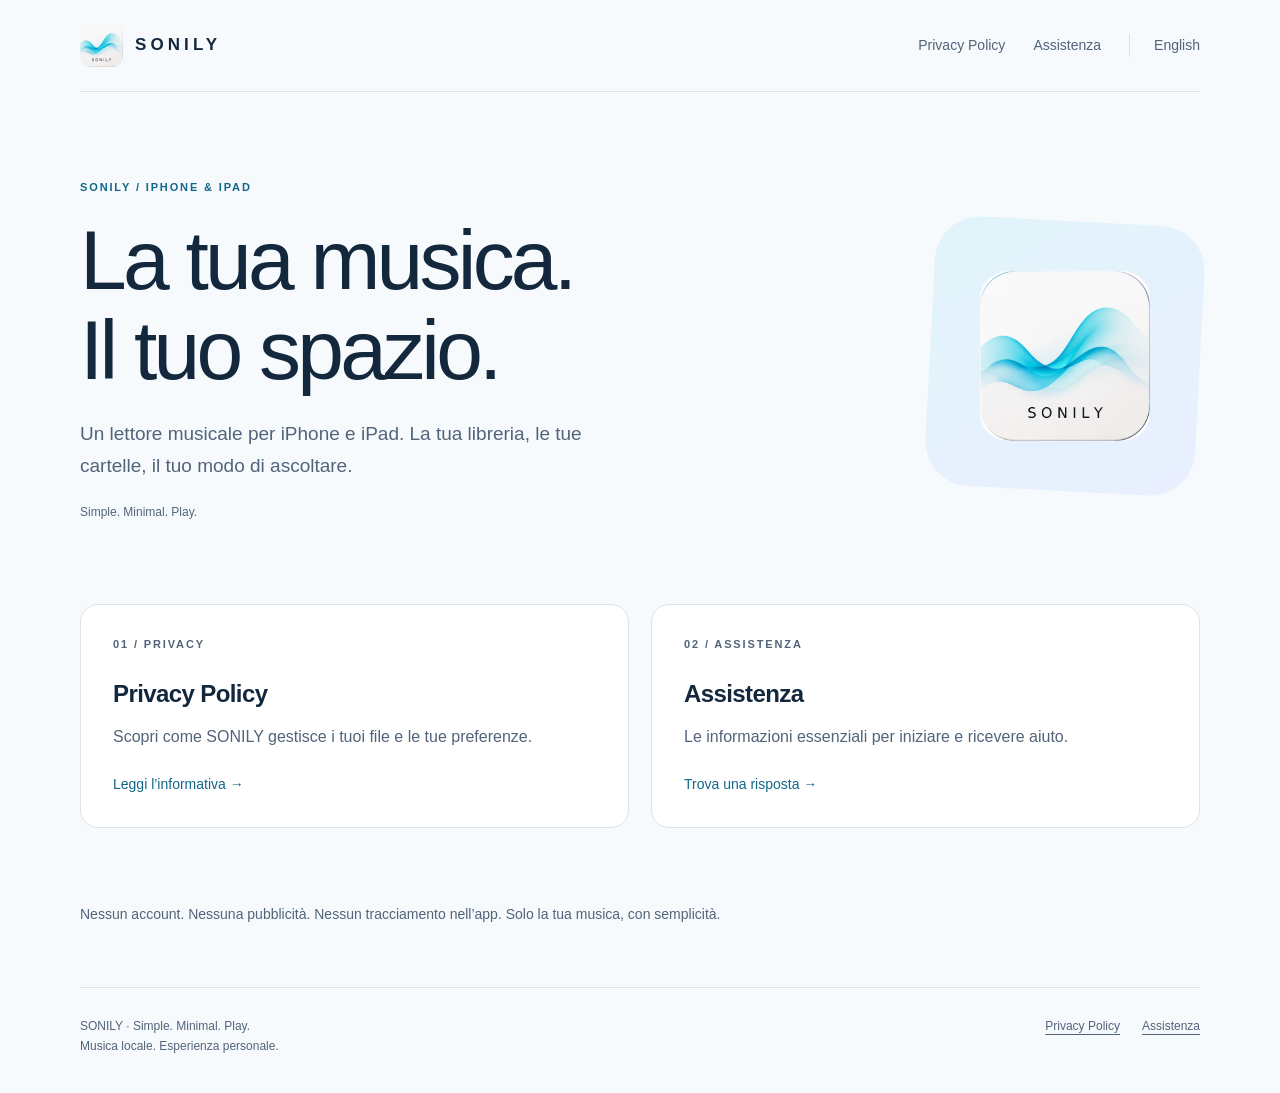
<file: index.html>
<!doctype html>
<html lang="it"><head><meta charset="utf-8"><meta name="viewport" content="width=device-width,initial-scale=1"><meta name="color-scheme" content="light"><meta name="description" content="Privacy e Assistenza — SONILY. Simple. Minimal. Play."><meta name="referrer" content="no-referrer"><title>Privacy e Assistenza · SONILY</title><link rel="icon" href="assets/sonily-icon.png"><link rel="stylesheet" href="assets/style.css"></head><body><a class="skip" href="#main">Vai al contenuto</a><div class="wrap"><header class="site-header"><a class="brand" href="it/index.html" aria-label="SONILY — Inizio"><img src="assets/sonily-icon.png" width="43" height="43" alt=""><span class="wordmark">SONILY</span></a><nav class="site-nav" aria-label="Navigazione principale"><a href="it/privacy.html">Privacy Policy</a><a href="it/support.html">Assistenza</a><a class="language" href="en/index.html" lang="en" hreflang="en">English</a></nav></header><main id="main"><section class="home-hero"><div><p class="eyebrow">SONILY / iPhone &amp; iPad</p><h1>La tua musica.<br>Il tuo spazio.</h1><p class="lead">Un lettore musicale per iPhone e iPad. La tua libreria, le tue cartelle, il tuo modo di ascoltare.</p><p class="meta">Simple. Minimal. Play.</p></div><div class="icon-stage"><img src="assets/sonily-icon.png" width="170" height="170" alt="Icona SONILY con onde azzurre"></div></section><div class="portal"><a href="it/privacy.html"><p class="eyebrow">01 / Privacy</p><h2>Privacy Policy</h2><p>Scopri come SONILY gestisce i tuoi file e le tue preferenze.</p><span>Leggi l’informativa →</span></a><a href="it/support.html"><p class="eyebrow">02 / Assistenza</p><h2>Assistenza</h2><p>Le informazioni essenziali per iniziare e ricevere aiuto.</p><span>Trova una risposta →</span></a></div><p class="home-note">Nessun account. Nessuna pubblicità. Nessun tracciamento nell’app. Solo la tua musica, con semplicità.</p></main><footer class="site-footer"><p>SONILY · Simple. Minimal. Play.<br>Musica locale. Esperienza personale.</p><nav class="footer-links" aria-label="Link utili"><a href="it/privacy.html">Privacy Policy</a><a href="it/support.html">Assistenza</a></nav></footer></div></body></html>
</file>
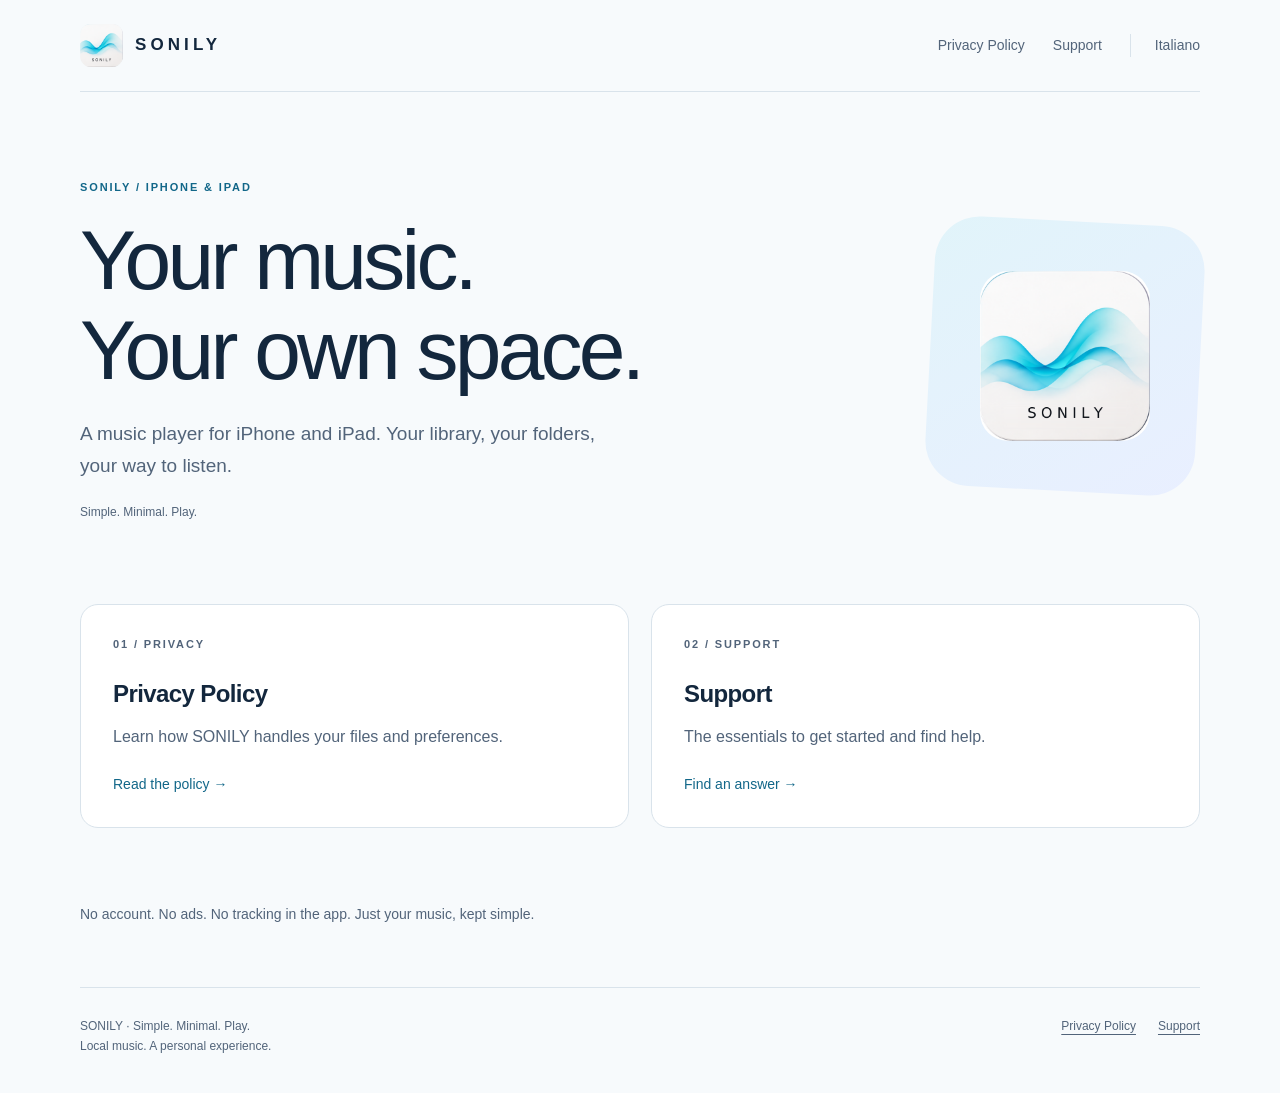
<file: en/index.html>
<!doctype html>
<html lang="en"><head><meta charset="utf-8"><meta name="viewport" content="width=device-width,initial-scale=1"><meta name="color-scheme" content="light"><meta name="description" content="Privacy and Support — SONILY. Simple. Minimal. Play."><meta name="referrer" content="no-referrer"><title>Privacy and Support · SONILY</title><link rel="icon" href="../assets/sonily-icon.png"><link rel="stylesheet" href="../assets/style.css"></head><body><a class="skip" href="#main">Skip to content</a><div class="wrap"><header class="site-header"><a class="brand" href="index.html" aria-label="SONILY — Home"><img src="../assets/sonily-icon.png" width="43" height="43" alt=""><span class="wordmark">SONILY</span></a><nav class="site-nav" aria-label="Main navigation"><a href="privacy.html">Privacy Policy</a><a href="support.html">Support</a><a class="language" href="../it/index.html" lang="it" hreflang="it">Italiano</a></nav></header><main id="main"><section class="home-hero"><div><p class="eyebrow">SONILY / iPhone &amp; iPad</p><h1>Your music.<br>Your own space.</h1><p class="lead">A music player for iPhone and iPad. Your library, your folders, your way to listen.</p><p class="meta">Simple. Minimal. Play.</p></div><div class="icon-stage"><img src="../assets/sonily-icon.png" width="170" height="170" alt="SONILY icon with blue waves"></div></section><div class="portal"><a href="privacy.html"><p class="eyebrow">01 / Privacy</p><h2>Privacy Policy</h2><p>Learn how SONILY handles your files and preferences.</p><span>Read the policy →</span></a><a href="support.html"><p class="eyebrow">02 / Support</p><h2>Support</h2><p>The essentials to get started and find help.</p><span>Find an answer →</span></a></div><p class="home-note">No account. No ads. No tracking in the app. Just your music, kept simple.</p></main><footer class="site-footer"><p>SONILY · Simple. Minimal. Play.<br>Local music. A personal experience.</p><nav class="footer-links" aria-label="Useful links"><a href="privacy.html">Privacy Policy</a><a href="support.html">Support</a></nav></footer></div></body></html>
</file>
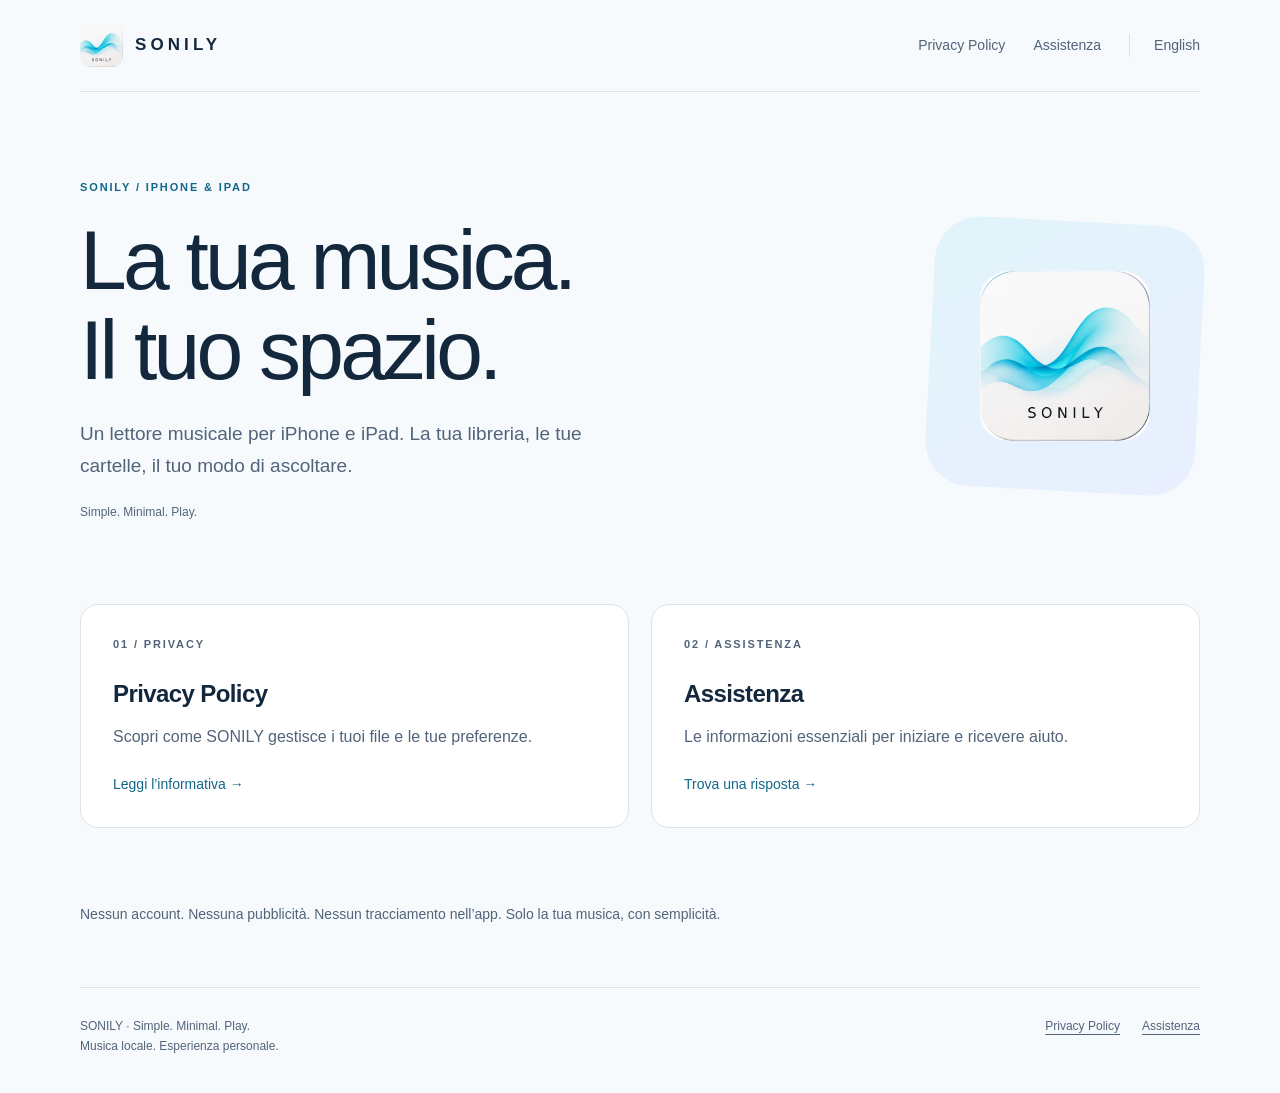
<file: it/index.html>
<!doctype html>
<html lang="it"><head><meta charset="utf-8"><meta name="viewport" content="width=device-width,initial-scale=1"><meta name="color-scheme" content="light"><meta name="description" content="Privacy e Assistenza — SONILY. Simple. Minimal. Play."><meta name="referrer" content="no-referrer"><title>Privacy e Assistenza · SONILY</title><link rel="icon" href="../assets/sonily-icon.png"><link rel="stylesheet" href="../assets/style.css"></head><body><a class="skip" href="#main">Vai al contenuto</a><div class="wrap"><header class="site-header"><a class="brand" href="index.html" aria-label="SONILY — Inizio"><img src="../assets/sonily-icon.png" width="43" height="43" alt=""><span class="wordmark">SONILY</span></a><nav class="site-nav" aria-label="Navigazione principale"><a href="privacy.html">Privacy Policy</a><a href="support.html">Assistenza</a><a class="language" href="../en/index.html" lang="en" hreflang="en">English</a></nav></header><main id="main"><section class="home-hero"><div><p class="eyebrow">SONILY / iPhone &amp; iPad</p><h1>La tua musica.<br>Il tuo spazio.</h1><p class="lead">Un lettore musicale per iPhone e iPad. La tua libreria, le tue cartelle, il tuo modo di ascoltare.</p><p class="meta">Simple. Minimal. Play.</p></div><div class="icon-stage"><img src="../assets/sonily-icon.png" width="170" height="170" alt="Icona SONILY con onde azzurre"></div></section><div class="portal"><a href="privacy.html"><p class="eyebrow">01 / Privacy</p><h2>Privacy Policy</h2><p>Scopri come SONILY gestisce i tuoi file e le tue preferenze.</p><span>Leggi l’informativa →</span></a><a href="support.html"><p class="eyebrow">02 / Assistenza</p><h2>Assistenza</h2><p>Le informazioni essenziali per iniziare e ricevere aiuto.</p><span>Trova una risposta →</span></a></div><p class="home-note">Nessun account. Nessuna pubblicità. Nessun tracciamento nell’app. Solo la tua musica, con semplicità.</p></main><footer class="site-footer"><p>SONILY · Simple. Minimal. Play.<br>Musica locale. Esperienza personale.</p><nav class="footer-links" aria-label="Link utili"><a href="privacy.html">Privacy Policy</a><a href="support.html">Assistenza</a></nav></footer></div></body></html>
</file>
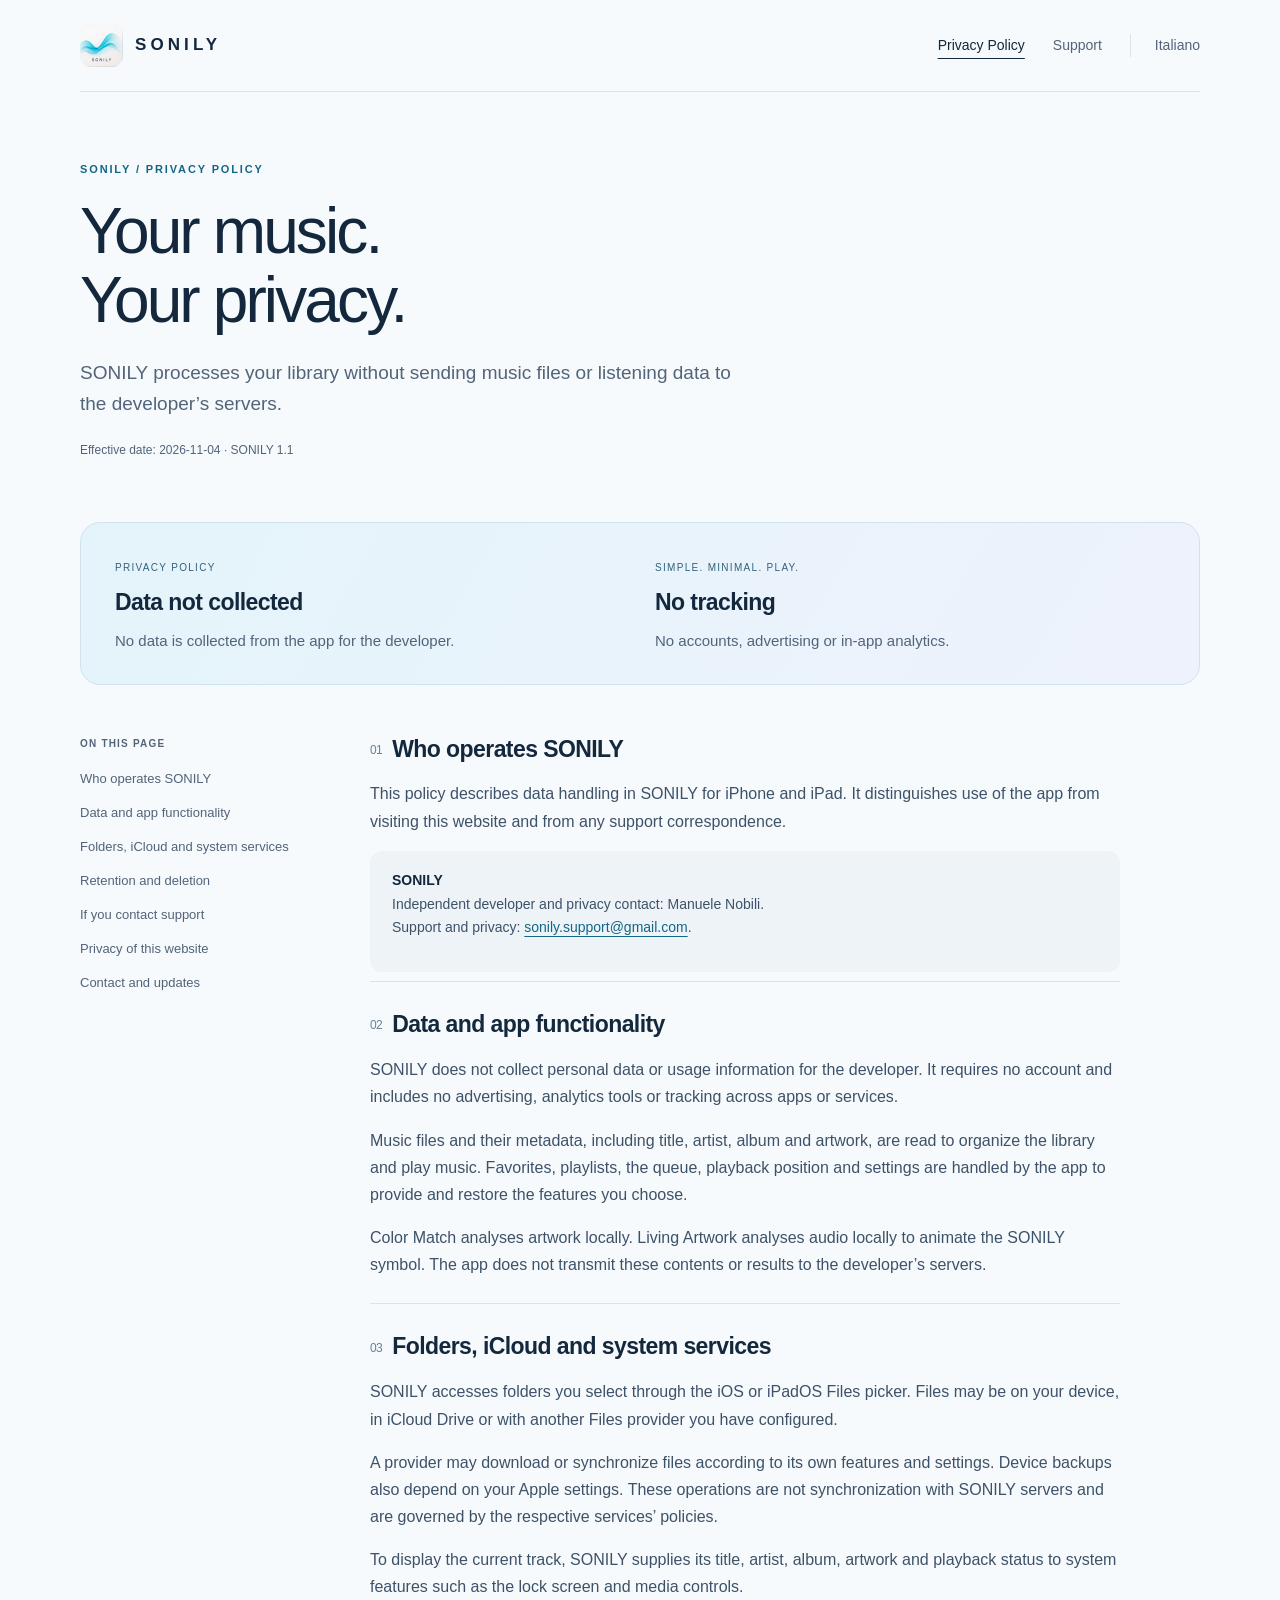
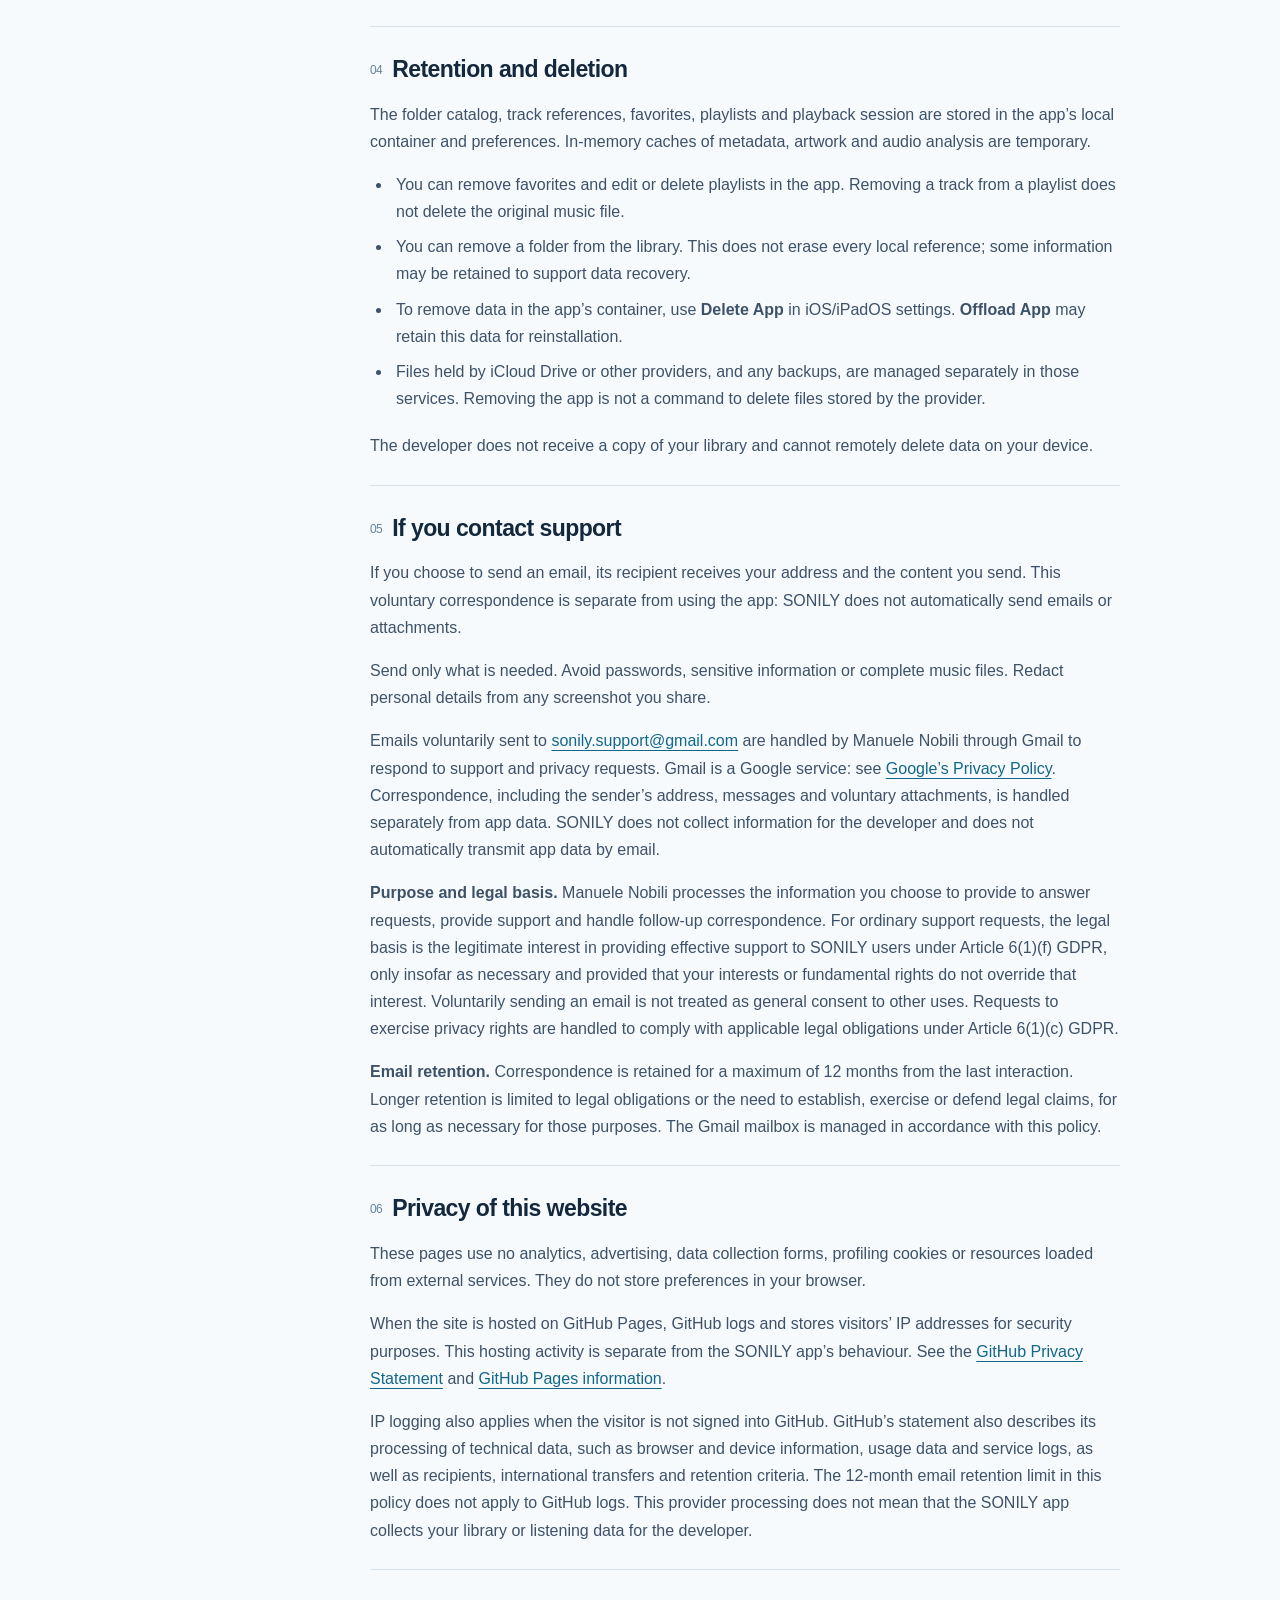
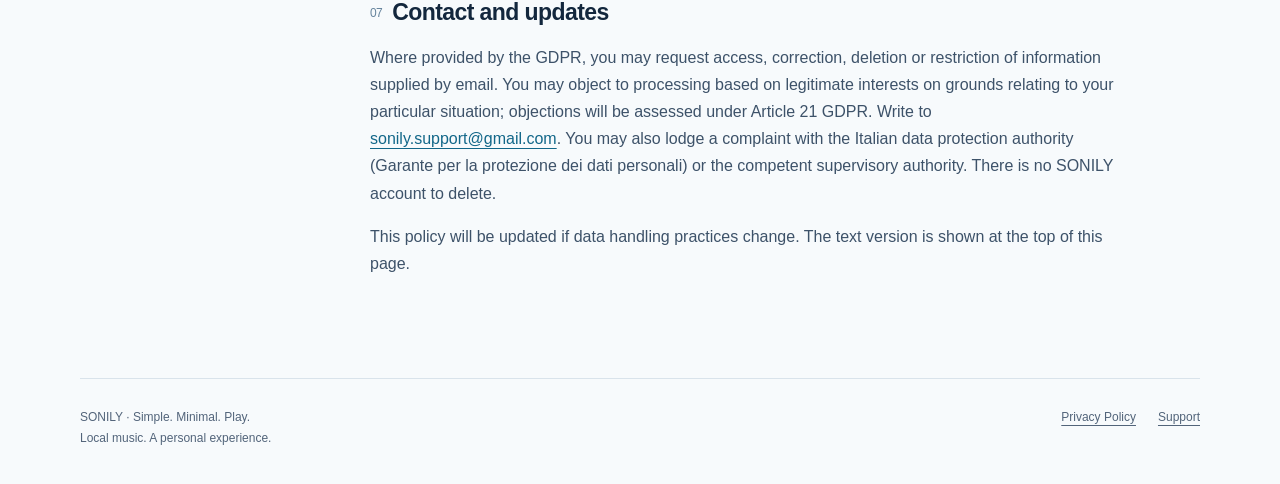
<file: en/privacy.html>
<!doctype html>
<html lang="en"><head><meta charset="utf-8"><meta name="viewport" content="width=device-width,initial-scale=1"><meta name="color-scheme" content="light"><meta name="description" content="Privacy Policy — SONILY. Simple. Minimal. Play."><meta name="referrer" content="no-referrer"><title>Privacy Policy · SONILY</title><link rel="icon" href="../assets/sonily-icon.png"><link rel="stylesheet" href="../assets/style.css"></head><body><a class="skip" href="#main">Skip to content</a><div class="wrap"><header class="site-header"><a class="brand" href="index.html" aria-label="SONILY — Home"><img src="../assets/sonily-icon.png" width="43" height="43" alt=""><span class="wordmark">SONILY</span></a><nav class="site-nav" aria-label="Main navigation"><a href="privacy.html" aria-current="page">Privacy Policy</a><a href="support.html">Support</a><a class="language" href="../it/privacy.html" lang="it" hreflang="it">Italiano</a></nav></header><main id="main"><div class="hero"><p class="eyebrow">SONILY / Privacy Policy</p><h1>Your music.<br>Your privacy.</h1><p class="lead">SONILY processes your library without sending music files or listening data to the developer’s servers.</p><p class="meta">Effective date: 2026-11-04 · SONILY 1.1</p></div><div class="summary"><div><p class="label">Privacy Policy</p><strong>Data not collected</strong><p>No data is collected from the app for the developer.</p></div><div><p class="label">Simple. Minimal. Play.</p><strong>No tracking</strong><p>No accounts, advertising or in-app analytics.</p></div></div><div class="document"><nav class="contents" aria-label="On this page"><p>On this page</p><a href="#scope">Who operates SONILY</a><a href="#app">Data and app functionality</a><a href="#files">Folders, iCloud and system services</a><a href="#retention">Retention and deletion</a><a href="#contact">If you contact support</a><a href="#website">Privacy of this website</a><a href="#updates">Contact and updates</a></nav><article class="article" aria-label="Privacy Policy"><section id="scope"><h2><span class="number">01</span>Who operates SONILY</h2><p>This policy describes data handling in SONILY for iPhone and iPad. It distinguishes use of the app from visiting this website and from any support correspondence.</p><div class="note"><strong>SONILY</strong><p>Independent developer and privacy contact: Manuele Nobili.<br>Support and privacy: <a href="mailto:sonily.support@gmail.com">sonily.support@gmail.com</a>.</p></div></section><section id="app"><h2><span class="number">02</span>Data and app functionality</h2><p>SONILY does not collect personal data or usage information for the developer. It requires no account and includes no advertising, analytics tools or tracking across apps or services.</p><p>Music files and their metadata, including title, artist, album and artwork, are read to organize the library and play music. Favorites, playlists, the queue, playback position and settings are handled by the app to provide and restore the features you choose.</p><p>Color Match analyses artwork locally. Living Artwork analyses audio locally to animate the SONILY symbol. The app does not transmit these contents or results to the developer’s servers.</p></section><section id="files"><h2><span class="number">03</span>Folders, iCloud and system services</h2><p>SONILY accesses folders you select through the iOS or iPadOS Files picker. Files may be on your device, in iCloud Drive or with another Files provider you have configured.</p><p>A provider may download or synchronize files according to its own features and settings. Device backups also depend on your Apple settings. These operations are not synchronization with SONILY servers and are governed by the respective services’ policies.</p><p>To display the current track, SONILY supplies its title, artist, album, artwork and playback status to system features such as the lock screen and media controls.</p></section><section id="retention"><h2><span class="number">04</span>Retention and deletion</h2><p>The folder catalog, track references, favorites, playlists and playback session are stored in the app’s local container and preferences. In-memory caches of metadata, artwork and audio analysis are temporary.</p><ul><li>You can remove favorites and edit or delete playlists in the app. Removing a track from a playlist does not delete the original music file.</li><li>You can remove a folder from the library. This does not erase every local reference; some information may be retained to support data recovery.</li><li>To remove data in the app’s container, use <strong>Delete App</strong> in iOS/iPadOS settings. <strong>Offload App</strong> may retain this data for reinstallation.</li><li>Files held by iCloud Drive or other providers, and any backups, are managed separately in those services. Removing the app is not a command to delete files stored by the provider.</li></ul><p>The developer does not receive a copy of your library and cannot remotely delete data on your device.</p></section><section id="contact"><h2><span class="number">05</span>If you contact support</h2><p>If you choose to send an email, its recipient receives your address and the content you send. This voluntary correspondence is separate from using the app: SONILY does not automatically send emails or attachments.</p><p>Send only what is needed. Avoid passwords, sensitive information or complete music files. Redact personal details from any screenshot you share.</p><p>Emails voluntarily sent to <a href="mailto:sonily.support@gmail.com">sonily.support@gmail.com</a> are handled by Manuele Nobili through Gmail to respond to support and privacy requests. Gmail is a Google service: see <a href="https://policies.google.com/privacy?hl=en">Google’s Privacy Policy</a>. Correspondence, including the sender’s address, messages and voluntary attachments, is handled separately from app data. SONILY does not collect information for the developer and does not automatically transmit app data by email.</p><p><strong>Purpose and legal basis.</strong> Manuele Nobili processes the information you choose to provide to answer requests, provide support and handle follow-up correspondence. For ordinary support requests, the legal basis is the legitimate interest in providing effective support to SONILY users under Article 6(1)(f) GDPR, only insofar as necessary and provided that your interests or fundamental rights do not override that interest. Voluntarily sending an email is not treated as general consent to other uses. Requests to exercise privacy rights are handled to comply with applicable legal obligations under Article 6(1)(c) GDPR.</p><p><strong>Email retention.</strong> Correspondence is retained for a maximum of 12 months from the last interaction. Longer retention is limited to legal obligations or the need to establish, exercise or defend legal claims, for as long as necessary for those purposes. The Gmail mailbox is managed in accordance with this policy.</p></section><section id="website"><h2><span class="number">06</span>Privacy of this website</h2><p>These pages use no analytics, advertising, data collection forms, profiling cookies or resources loaded from external services. They do not store preferences in your browser.</p><p>When the site is hosted on GitHub Pages, GitHub logs and stores visitors’ IP addresses for security purposes. This hosting activity is separate from the SONILY app’s behaviour. See the <a href="https://docs.github.com/en/site-policy/privacy-policies/github-general-privacy-statement">GitHub Privacy Statement</a> and <a href="https://docs.github.com/en/pages/getting-started-with-github-pages/what-is-github-pages">GitHub Pages information</a>.</p><p>IP logging also applies when the visitor is not signed into GitHub. GitHub’s statement also describes its processing of technical data, such as browser and device information, usage data and service logs, as well as recipients, international transfers and retention criteria. The 12-month email retention limit in this policy does not apply to GitHub logs. This provider processing does not mean that the SONILY app collects your library or listening data for the developer.</p></section><section id="updates"><h2><span class="number">07</span>Contact and updates</h2><p>Where provided by the GDPR, you may request access, correction, deletion or restriction of information supplied by email. You may object to processing based on legitimate interests on grounds relating to your particular situation; objections will be assessed under Article 21 GDPR. Write to <a href="mailto:sonily.support@gmail.com">sonily.support@gmail.com</a>. You may also lodge a complaint with the Italian data protection authority (Garante per la protezione dei dati personali) or the competent supervisory authority. There is no SONILY account to delete.</p><p>This policy will be updated if data handling practices change. The text version is shown at the top of this page.</p></section></article></div></main><footer class="site-footer"><p>SONILY · Simple. Minimal. Play.<br>Local music. A personal experience.</p><nav class="footer-links" aria-label="Useful links"><a href="privacy.html">Privacy Policy</a><a href="support.html">Support</a></nav></footer></div></body></html>
</file>
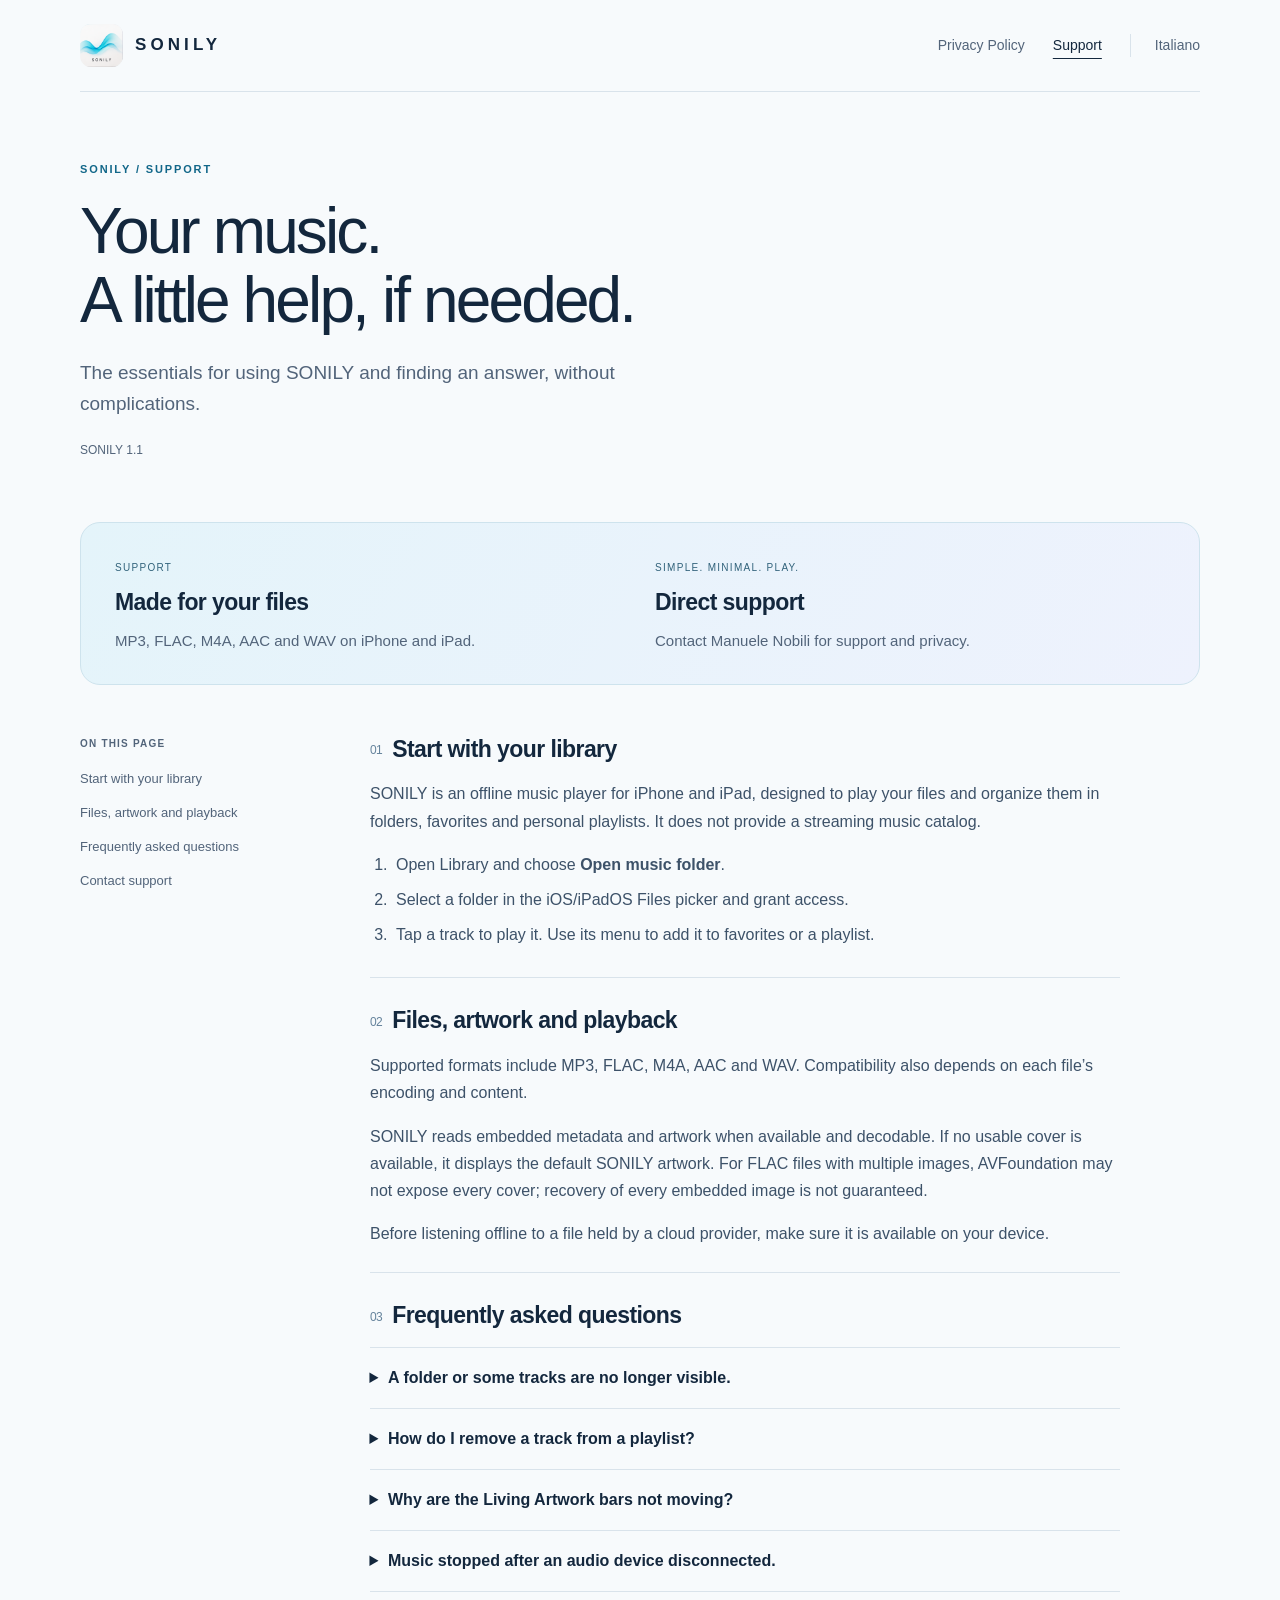
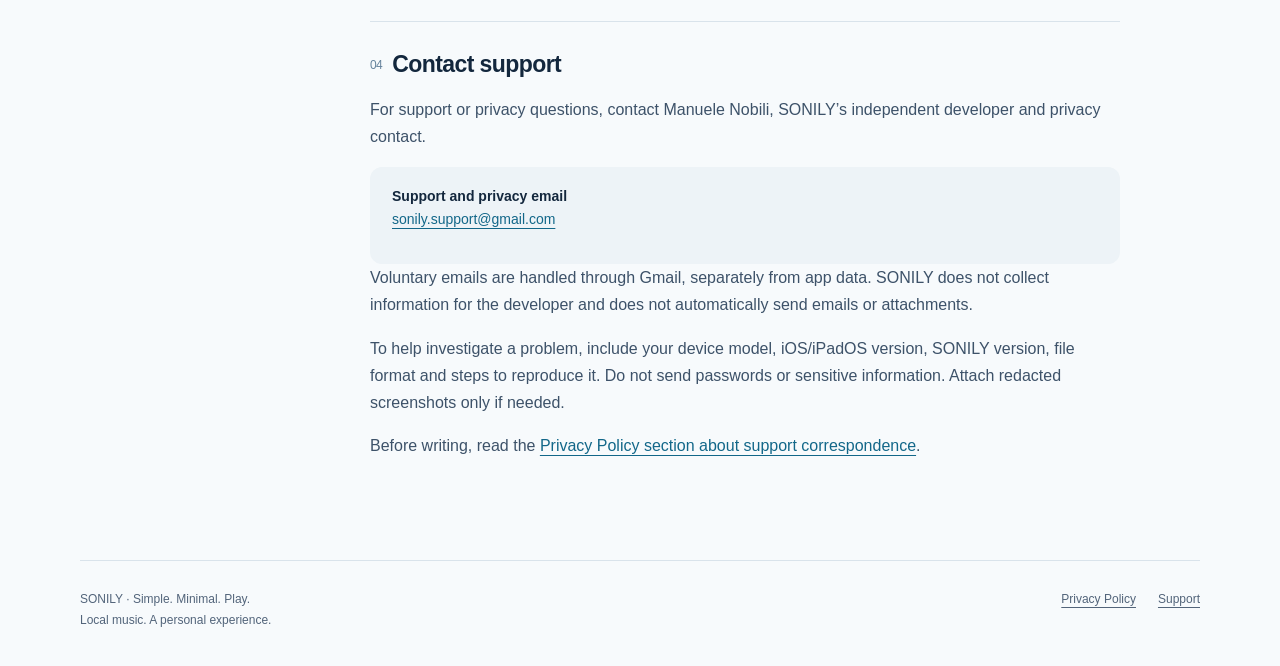
<file: en/support.html>
<!doctype html>
<html lang="en"><head><meta charset="utf-8"><meta name="viewport" content="width=device-width,initial-scale=1"><meta name="color-scheme" content="light"><meta name="description" content="Support — SONILY. Simple. Minimal. Play."><meta name="referrer" content="no-referrer"><title>Support · SONILY</title><link rel="icon" href="../assets/sonily-icon.png"><link rel="stylesheet" href="../assets/style.css"></head><body><a class="skip" href="#main">Skip to content</a><div class="wrap"><header class="site-header"><a class="brand" href="index.html" aria-label="SONILY — Home"><img src="../assets/sonily-icon.png" width="43" height="43" alt=""><span class="wordmark">SONILY</span></a><nav class="site-nav" aria-label="Main navigation"><a href="privacy.html">Privacy Policy</a><a href="support.html" aria-current="page">Support</a><a class="language" href="../it/support.html" lang="it" hreflang="it">Italiano</a></nav></header><main id="main"><div class="hero"><p class="eyebrow">SONILY / Support</p><h1>Your music.<br>A little help, if needed.</h1><p class="lead">The essentials for using SONILY and finding an answer, without complications.</p><p class="meta">SONILY 1.1</p></div><div class="summary"><div><p class="label">Support</p><strong>Made for your files</strong><p>MP3, FLAC, M4A, AAC and WAV on iPhone and iPad.</p></div><div><p class="label">Simple. Minimal. Play.</p><strong>Direct support</strong><p>Contact Manuele Nobili for support and privacy.</p></div></div><div class="document"><nav class="contents" aria-label="On this page"><p>On this page</p><a href="#start">Start with your library</a><a href="#formats">Files, artwork and playback</a><a href="#questions">Frequently asked questions</a><a href="#write">Contact support</a></nav><article class="article" aria-label="Support"><section id="start"><h2><span class="number">01</span>Start with your library</h2><p>SONILY is an offline music player for iPhone and iPad, designed to play your files and organize them in folders, favorites and personal playlists. It does not provide a streaming music catalog.</p><ol><li>Open Library and choose <strong>Open music folder</strong>.</li><li>Select a folder in the iOS/iPadOS Files picker and grant access.</li><li>Tap a track to play it. Use its menu to add it to favorites or a playlist.</li></ol></section><section id="formats"><h2><span class="number">02</span>Files, artwork and playback</h2><p>Supported formats include MP3, FLAC, M4A, AAC and WAV. Compatibility also depends on each file’s encoding and content.</p><p>SONILY reads embedded metadata and artwork when available and decodable. If no usable cover is available, it displays the default SONILY artwork. For FLAC files with multiple images, AVFoundation may not expose every cover; recovery of every embedded image is not guaranteed.</p><p>Before listening offline to a file held by a cloud provider, make sure it is available on your device.</p></section><section id="questions"><h2><span class="number">03</span>Frequently asked questions</h2><details><summary>A folder or some tracks are no longer visible.</summary><p>Check in Files that the folder is still available and the tracks are downloaded. If the folder moved or access is no longer valid, select it again in SONILY. Avoid deleting the app as a first troubleshooting step: you would lose local data not recovered from a backup.</p></details><details><summary>How do I remove a track from a playlist?</summary><p>Open the playlist and swipe sideways on the track row. This removes it from the playlist, not the original file or its favorites status.</p></details><details><summary>Why are the Living Artwork bars not moving?</summary><p>Living Artwork applies to the default SONILY artwork when a track has no usable cover. Check the switch in Appearance and make sure playback is active. Embedded covers are not converted into animated bars.</p></details><details><summary>Music stopped after an audio device disconnected.</summary><p>Disconnecting an audio output may pause playback. Check the selected audio output and resume manually with Play.</p></details></section><section id="write"><h2><span class="number">04</span>Contact support</h2><p>For support or privacy questions, contact Manuele Nobili, SONILY’s independent developer and privacy contact.</p><div class="note"><strong>Support and privacy email</strong><p><a href="mailto:sonily.support@gmail.com">sonily.support@gmail.com</a></p></div><p>Voluntary emails are handled through Gmail, separately from app data. SONILY does not collect information for the developer and does not automatically send emails or attachments.</p><p>To help investigate a problem, include your device model, iOS/iPadOS version, SONILY version, file format and steps to reproduce it. Do not send passwords or sensitive information. Attach redacted screenshots only if needed.</p><p>Before writing, read the <a href="privacy.html#contact">Privacy Policy section about support correspondence</a>.</p></section></article></div></main><footer class="site-footer"><p>SONILY · Simple. Minimal. Play.<br>Local music. A personal experience.</p><nav class="footer-links" aria-label="Useful links"><a href="privacy.html">Privacy Policy</a><a href="support.html">Support</a></nav></footer></div></body></html>
</file>
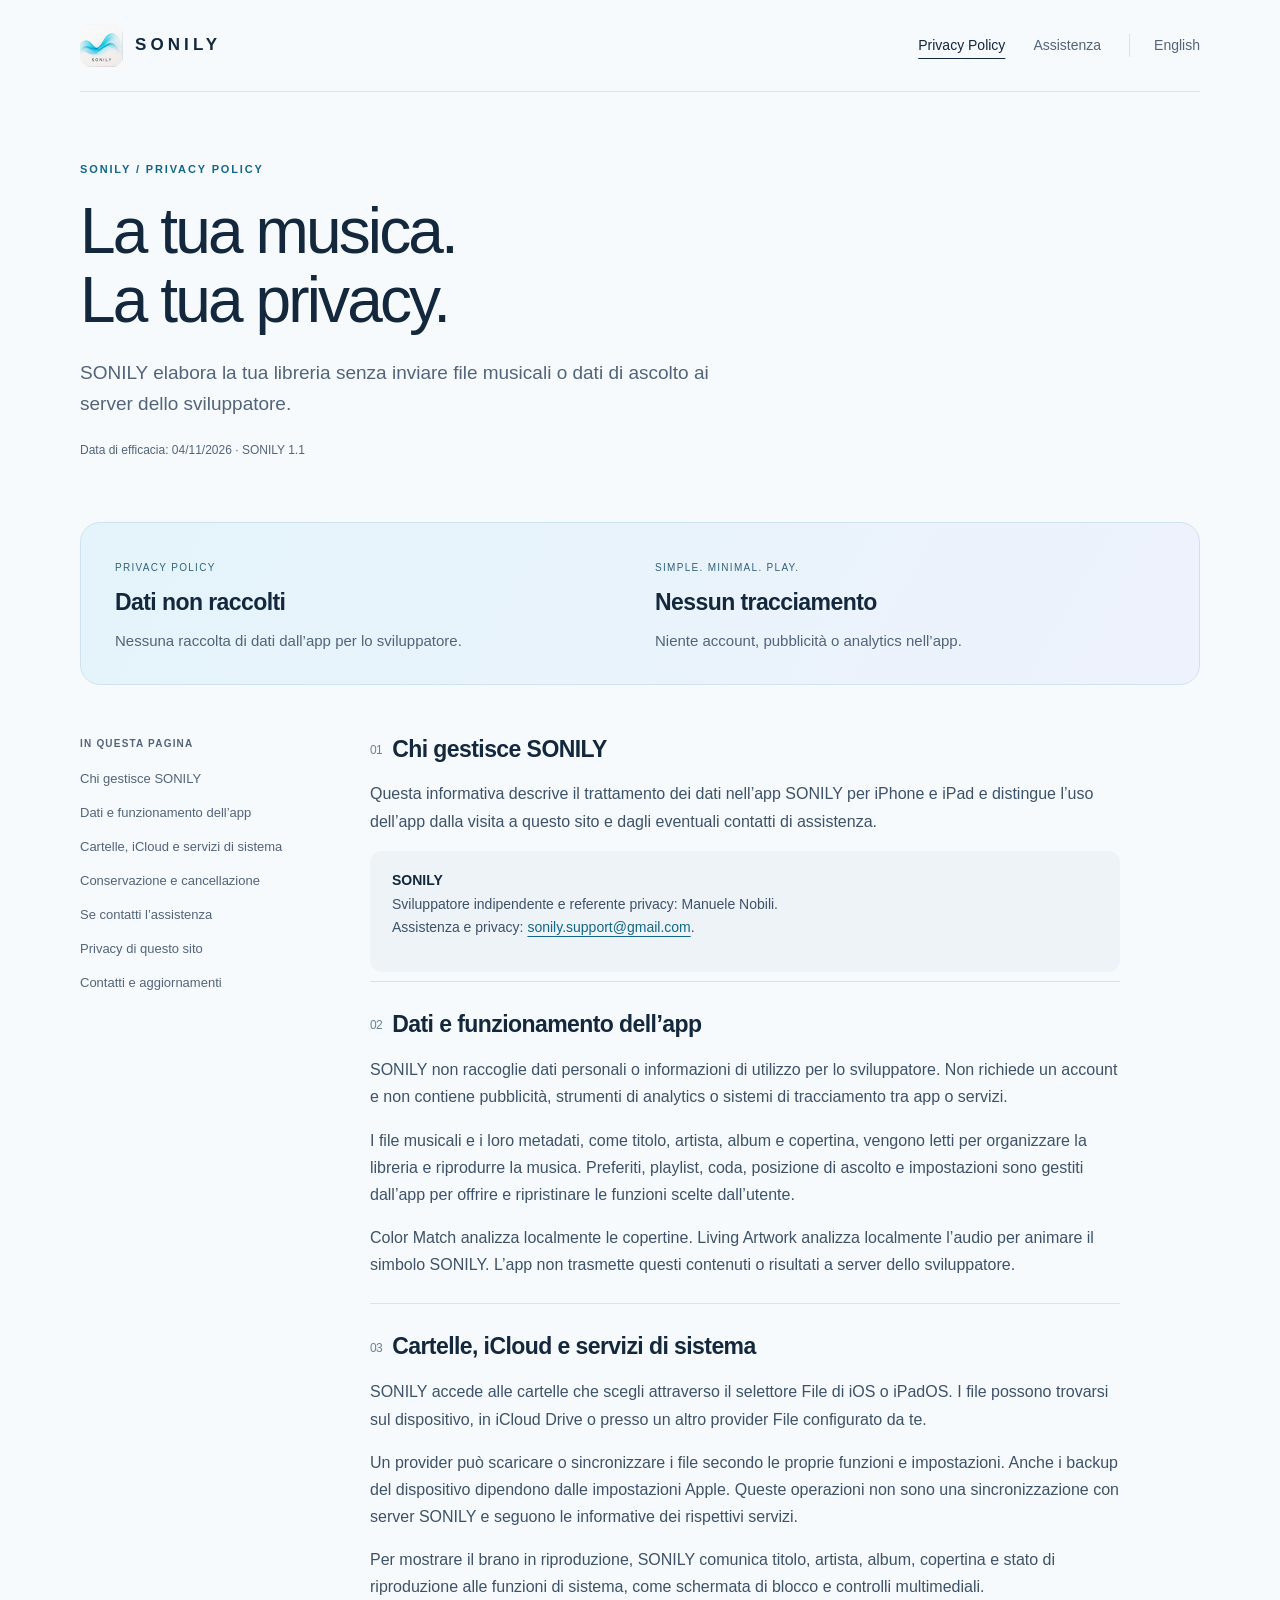
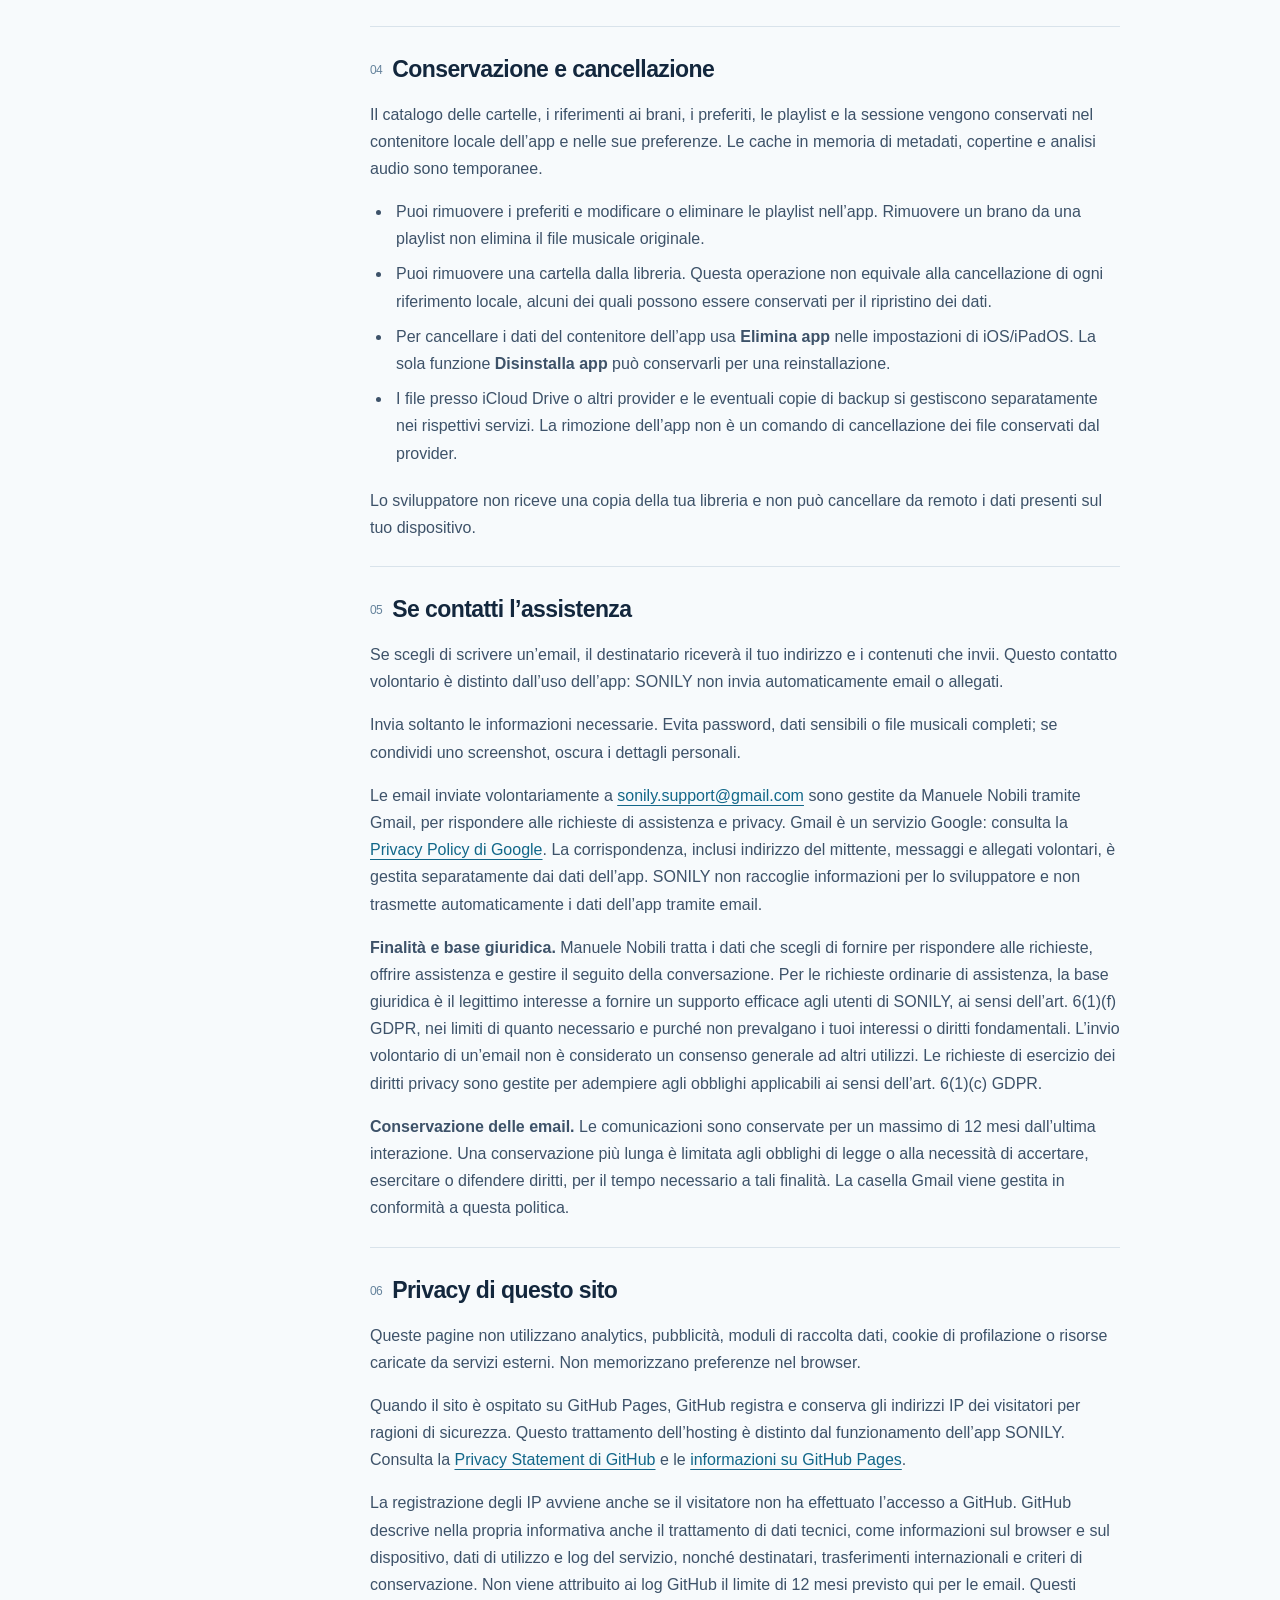
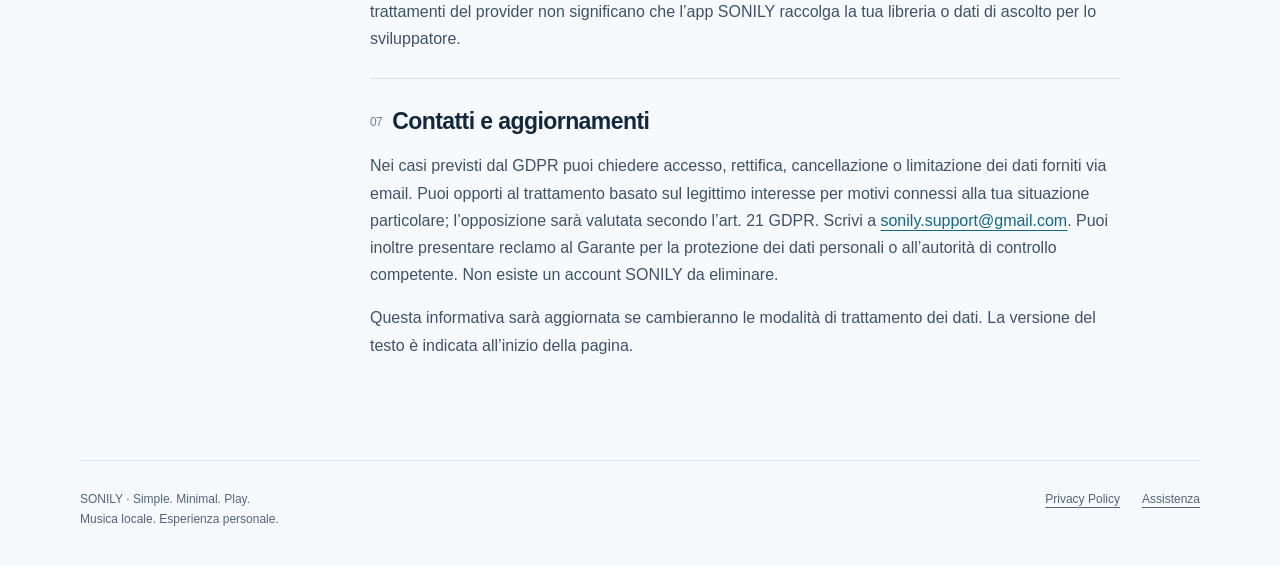
<file: it/privacy.html>
<!doctype html>
<html lang="it"><head><meta charset="utf-8"><meta name="viewport" content="width=device-width,initial-scale=1"><meta name="color-scheme" content="light"><meta name="description" content="Privacy Policy — SONILY. Simple. Minimal. Play."><meta name="referrer" content="no-referrer"><title>Privacy Policy · SONILY</title><link rel="icon" href="../assets/sonily-icon.png"><link rel="stylesheet" href="../assets/style.css"></head><body><a class="skip" href="#main">Vai al contenuto</a><div class="wrap"><header class="site-header"><a class="brand" href="index.html" aria-label="SONILY — Inizio"><img src="../assets/sonily-icon.png" width="43" height="43" alt=""><span class="wordmark">SONILY</span></a><nav class="site-nav" aria-label="Navigazione principale"><a href="privacy.html" aria-current="page">Privacy Policy</a><a href="support.html">Assistenza</a><a class="language" href="../en/privacy.html" lang="en" hreflang="en">English</a></nav></header><main id="main"><div class="hero"><p class="eyebrow">SONILY / Privacy Policy</p><h1>La tua musica.<br>La tua privacy.</h1><p class="lead">SONILY elabora la tua libreria senza inviare file musicali o dati di ascolto ai server dello sviluppatore.</p><p class="meta">Data di efficacia: 04/11/2026 · SONILY 1.1</p></div><div class="summary"><div><p class="label">Privacy Policy</p><strong>Dati non raccolti</strong><p>Nessuna raccolta di dati dall’app per lo sviluppatore.</p></div><div><p class="label">Simple. Minimal. Play.</p><strong>Nessun tracciamento</strong><p>Niente account, pubblicità o analytics nell’app.</p></div></div><div class="document"><nav class="contents" aria-label="In questa pagina"><p>In questa pagina</p><a href="#ambito">Chi gestisce SONILY</a><a href="#app">Dati e funzionamento dell’app</a><a href="#file">Cartelle, iCloud e servizi di sistema</a><a href="#conservazione">Conservazione e cancellazione</a><a href="#contatti">Se contatti l’assistenza</a><a href="#sito">Privacy di questo sito</a><a href="#aggiornamenti">Contatti e aggiornamenti</a></nav><article class="article" aria-label="Privacy Policy"><section id="ambito"><h2><span class="number">01</span>Chi gestisce SONILY</h2><p>Questa informativa descrive il trattamento dei dati nell’app SONILY per iPhone e iPad e distingue l’uso dell’app dalla visita a questo sito e dagli eventuali contatti di assistenza.</p><div class="note"><strong>SONILY</strong><p>Sviluppatore indipendente e referente privacy: Manuele Nobili.<br>Assistenza e privacy: <a href="mailto:sonily.support@gmail.com">sonily.support@gmail.com</a>.</p></div></section><section id="app"><h2><span class="number">02</span>Dati e funzionamento dell’app</h2><p>SONILY non raccoglie dati personali o informazioni di utilizzo per lo sviluppatore. Non richiede un account e non contiene pubblicità, strumenti di analytics o sistemi di tracciamento tra app o servizi.</p><p>I file musicali e i loro metadati, come titolo, artista, album e copertina, vengono letti per organizzare la libreria e riprodurre la musica. Preferiti, playlist, coda, posizione di ascolto e impostazioni sono gestiti dall’app per offrire e ripristinare le funzioni scelte dall’utente.</p><p>Color Match analizza localmente le copertine. Living Artwork analizza localmente l’audio per animare il simbolo SONILY. L’app non trasmette questi contenuti o risultati a server dello sviluppatore.</p></section><section id="file"><h2><span class="number">03</span>Cartelle, iCloud e servizi di sistema</h2><p>SONILY accede alle cartelle che scegli attraverso il selettore File di iOS o iPadOS. I file possono trovarsi sul dispositivo, in iCloud Drive o presso un altro provider File configurato da te.</p><p>Un provider può scaricare o sincronizzare i file secondo le proprie funzioni e impostazioni. Anche i backup del dispositivo dipendono dalle impostazioni Apple. Queste operazioni non sono una sincronizzazione con server SONILY e seguono le informative dei rispettivi servizi.</p><p>Per mostrare il brano in riproduzione, SONILY comunica titolo, artista, album, copertina e stato di riproduzione alle funzioni di sistema, come schermata di blocco e controlli multimediali.</p></section><section id="conservazione"><h2><span class="number">04</span>Conservazione e cancellazione</h2><p>Il catalogo delle cartelle, i riferimenti ai brani, i preferiti, le playlist e la sessione vengono conservati nel contenitore locale dell’app e nelle sue preferenze. Le cache in memoria di metadati, copertine e analisi audio sono temporanee.</p><ul><li>Puoi rimuovere i preferiti e modificare o eliminare le playlist nell’app. Rimuovere un brano da una playlist non elimina il file musicale originale.</li><li>Puoi rimuovere una cartella dalla libreria. Questa operazione non equivale alla cancellazione di ogni riferimento locale, alcuni dei quali possono essere conservati per il ripristino dei dati.</li><li>Per cancellare i dati del contenitore dell’app usa <strong>Elimina app</strong> nelle impostazioni di iOS/iPadOS. La sola funzione <strong>Disinstalla app</strong> può conservarli per una reinstallazione.</li><li>I file presso iCloud Drive o altri provider e le eventuali copie di backup si gestiscono separatamente nei rispettivi servizi. La rimozione dell’app non è un comando di cancellazione dei file conservati dal provider.</li></ul><p>Lo sviluppatore non riceve una copia della tua libreria e non può cancellare da remoto i dati presenti sul tuo dispositivo.</p></section><section id="contatti"><h2><span class="number">05</span>Se contatti l’assistenza</h2><p>Se scegli di scrivere un’email, il destinatario riceverà il tuo indirizzo e i contenuti che invii. Questo contatto volontario è distinto dall’uso dell’app: SONILY non invia automaticamente email o allegati.</p><p>Invia soltanto le informazioni necessarie. Evita password, dati sensibili o file musicali completi; se condividi uno screenshot, oscura i dettagli personali.</p><p>Le email inviate volontariamente a <a href="mailto:sonily.support@gmail.com">sonily.support@gmail.com</a> sono gestite da Manuele Nobili tramite Gmail, per rispondere alle richieste di assistenza e privacy. Gmail è un servizio Google: consulta la <a href="https://policies.google.com/privacy?hl=it">Privacy Policy di Google</a>. La corrispondenza, inclusi indirizzo del mittente, messaggi e allegati volontari, è gestita separatamente dai dati dell’app. SONILY non raccoglie informazioni per lo sviluppatore e non trasmette automaticamente i dati dell’app tramite email.</p><p><strong>Finalità e base giuridica.</strong> Manuele Nobili tratta i dati che scegli di fornire per rispondere alle richieste, offrire assistenza e gestire il seguito della conversazione. Per le richieste ordinarie di assistenza, la base giuridica è il legittimo interesse a fornire un supporto efficace agli utenti di SONILY, ai sensi dell’art. 6(1)(f) GDPR, nei limiti di quanto necessario e purché non prevalgano i tuoi interessi o diritti fondamentali. L’invio volontario di un’email non è considerato un consenso generale ad altri utilizzi. Le richieste di esercizio dei diritti privacy sono gestite per adempiere agli obblighi applicabili ai sensi dell’art. 6(1)(c) GDPR.</p><p><strong>Conservazione delle email.</strong> Le comunicazioni sono conservate per un massimo di 12 mesi dall’ultima interazione. Una conservazione più lunga è limitata agli obblighi di legge o alla necessità di accertare, esercitare o difendere diritti, per il tempo necessario a tali finalità. La casella Gmail viene gestita in conformità a questa politica.</p></section><section id="sito"><h2><span class="number">06</span>Privacy di questo sito</h2><p>Queste pagine non utilizzano analytics, pubblicità, moduli di raccolta dati, cookie di profilazione o risorse caricate da servizi esterni. Non memorizzano preferenze nel browser.</p><p>Quando il sito è ospitato su GitHub Pages, GitHub registra e conserva gli indirizzi IP dei visitatori per ragioni di sicurezza. Questo trattamento dell’hosting è distinto dal funzionamento dell’app SONILY. Consulta la <a href="https://docs.github.com/en/site-policy/privacy-policies/github-general-privacy-statement">Privacy Statement di GitHub</a> e le <a href="https://docs.github.com/en/pages/getting-started-with-github-pages/what-is-github-pages">informazioni su GitHub Pages</a>.</p><p>La registrazione degli IP avviene anche se il visitatore non ha effettuato l’accesso a GitHub. GitHub descrive nella propria informativa anche il trattamento di dati tecnici, come informazioni sul browser e sul dispositivo, dati di utilizzo e log del servizio, nonché destinatari, trasferimenti internazionali e criteri di conservazione. Non viene attribuito ai log GitHub il limite di 12 mesi previsto qui per le email. Questi trattamenti del provider non significano che l’app SONILY raccolga la tua libreria o dati di ascolto per lo sviluppatore.</p></section><section id="aggiornamenti"><h2><span class="number">07</span>Contatti e aggiornamenti</h2><p>Nei casi previsti dal GDPR puoi chiedere accesso, rettifica, cancellazione o limitazione dei dati forniti via email. Puoi opporti al trattamento basato sul legittimo interesse per motivi connessi alla tua situazione particolare; l’opposizione sarà valutata secondo l’art. 21 GDPR. Scrivi a <a href="mailto:sonily.support@gmail.com">sonily.support@gmail.com</a>. Puoi inoltre presentare reclamo al Garante per la protezione dei dati personali o all’autorità di controllo competente. Non esiste un account SONILY da eliminare.</p><p>Questa informativa sarà aggiornata se cambieranno le modalità di trattamento dei dati. La versione del testo è indicata all’inizio della pagina.</p></section></article></div></main><footer class="site-footer"><p>SONILY · Simple. Minimal. Play.<br>Musica locale. Esperienza personale.</p><nav class="footer-links" aria-label="Link utili"><a href="privacy.html">Privacy Policy</a><a href="support.html">Assistenza</a></nav></footer></div></body></html>
</file>
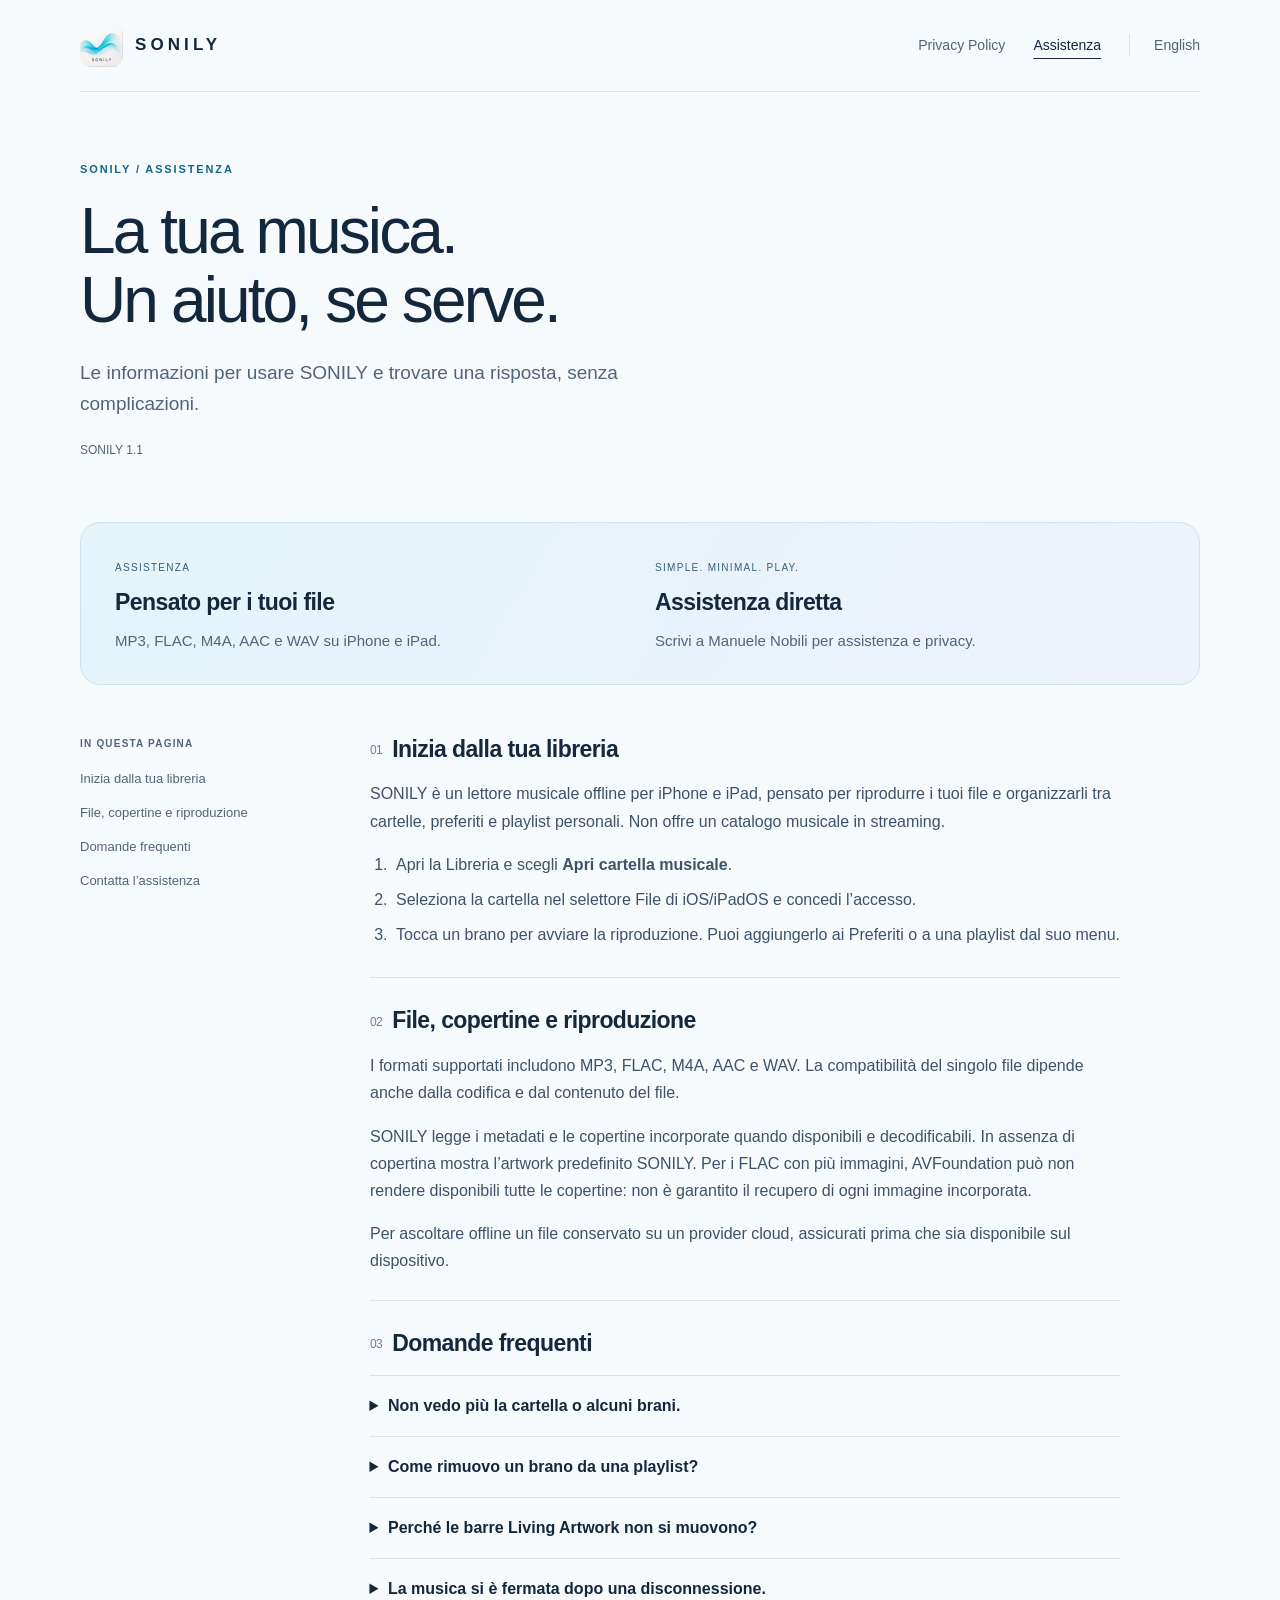
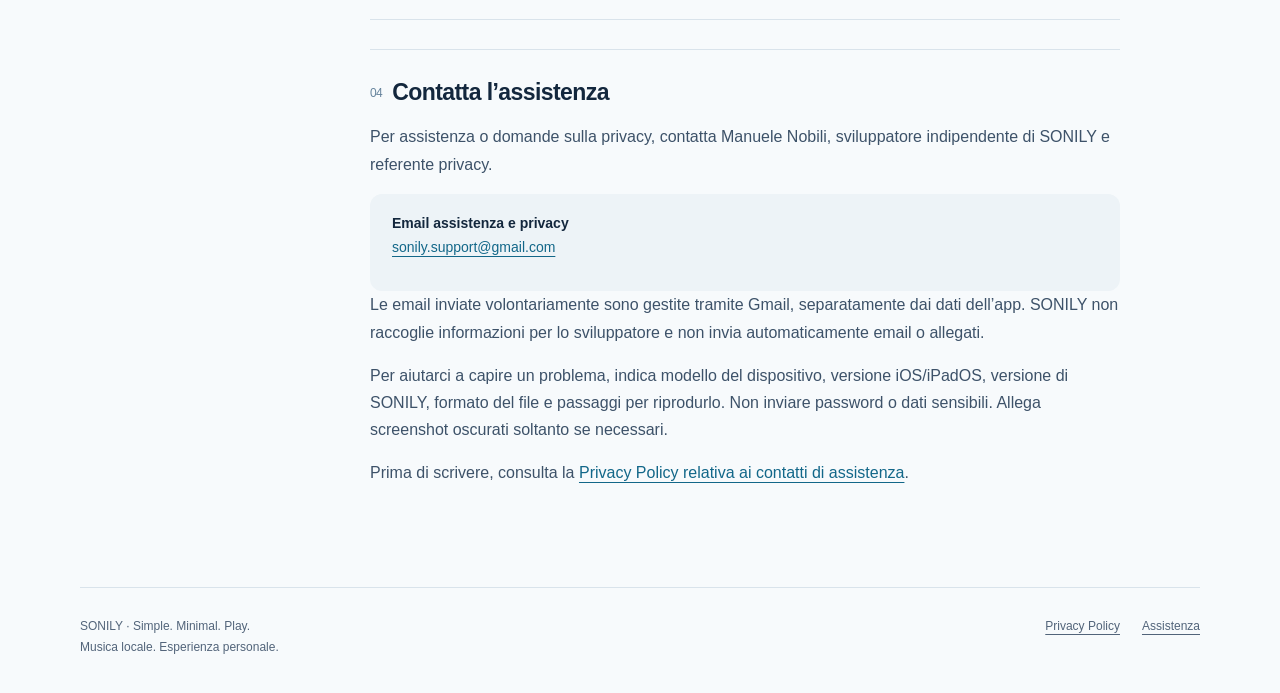
<file: it/support.html>
<!doctype html>
<html lang="it"><head><meta charset="utf-8"><meta name="viewport" content="width=device-width,initial-scale=1"><meta name="color-scheme" content="light"><meta name="description" content="Assistenza — SONILY. Simple. Minimal. Play."><meta name="referrer" content="no-referrer"><title>Assistenza · SONILY</title><link rel="icon" href="../assets/sonily-icon.png"><link rel="stylesheet" href="../assets/style.css"></head><body><a class="skip" href="#main">Vai al contenuto</a><div class="wrap"><header class="site-header"><a class="brand" href="index.html" aria-label="SONILY — Inizio"><img src="../assets/sonily-icon.png" width="43" height="43" alt=""><span class="wordmark">SONILY</span></a><nav class="site-nav" aria-label="Navigazione principale"><a href="privacy.html">Privacy Policy</a><a href="support.html" aria-current="page">Assistenza</a><a class="language" href="../en/support.html" lang="en" hreflang="en">English</a></nav></header><main id="main"><div class="hero"><p class="eyebrow">SONILY / Assistenza</p><h1>La tua musica.<br>Un aiuto, se serve.</h1><p class="lead">Le informazioni per usare SONILY e trovare una risposta, senza complicazioni.</p><p class="meta">SONILY 1.1</p></div><div class="summary"><div><p class="label">Assistenza</p><strong>Pensato per i tuoi file</strong><p>MP3, FLAC, M4A, AAC e WAV su iPhone e iPad.</p></div><div><p class="label">Simple. Minimal. Play.</p><strong>Assistenza diretta</strong><p>Scrivi a Manuele Nobili per assistenza e privacy.</p></div></div><div class="document"><nav class="contents" aria-label="In questa pagina"><p>In questa pagina</p><a href="#iniziare">Inizia dalla tua libreria</a><a href="#formati">File, copertine e riproduzione</a><a href="#domande">Domande frequenti</a><a href="#scrivi">Contatta l’assistenza</a></nav><article class="article" aria-label="Assistenza"><section id="iniziare"><h2><span class="number">01</span>Inizia dalla tua libreria</h2><p>SONILY è un lettore musicale offline per iPhone e iPad, pensato per riprodurre i tuoi file e organizzarli tra cartelle, preferiti e playlist personali. Non offre un catalogo musicale in streaming.</p><ol><li>Apri la Libreria e scegli <strong>Apri cartella musicale</strong>.</li><li>Seleziona la cartella nel selettore File di iOS/iPadOS e concedi l’accesso.</li><li>Tocca un brano per avviare la riproduzione. Puoi aggiungerlo ai Preferiti o a una playlist dal suo menu.</li></ol></section><section id="formati"><h2><span class="number">02</span>File, copertine e riproduzione</h2><p>I formati supportati includono MP3, FLAC, M4A, AAC e WAV. La compatibilità del singolo file dipende anche dalla codifica e dal contenuto del file.</p><p>SONILY legge i metadati e le copertine incorporate quando disponibili e decodificabili. In assenza di copertina mostra l’artwork predefinito SONILY. Per i FLAC con più immagini, AVFoundation può non rendere disponibili tutte le copertine: non è garantito il recupero di ogni immagine incorporata.</p><p>Per ascoltare offline un file conservato su un provider cloud, assicurati prima che sia disponibile sul dispositivo.</p></section><section id="domande"><h2><span class="number">03</span>Domande frequenti</h2><details><summary>Non vedo più la cartella o alcuni brani.</summary><p>Controlla nell’app File che la cartella sia ancora disponibile e che i brani siano scaricati. Se la cartella è stata spostata o l’accesso non è più valido, selezionala nuovamente in SONILY. Evita di eliminare l’app come primo tentativo: perderesti i dati locali non recuperati da un backup.</p></details><details><summary>Come rimuovo un brano da una playlist?</summary><p>Apri la playlist e usa lo scorrimento laterale sulla riga del brano. La rimozione riguarda la playlist, non il file originale o il suo stato nei Preferiti.</p></details><details><summary>Perché le barre Living Artwork non si muovono?</summary><p>Living Artwork riguarda l’artwork predefinito SONILY quando il brano non ha una copertina utilizzabile. Verifica l’interruttore in Aspetto e che il brano sia in riproduzione. Le copertine incorporate non vengono trasformate in barre animate.</p></details><details><summary>La musica si è fermata dopo una disconnessione.</summary><p>La disconnessione di un’uscita audio può mettere in pausa la riproduzione. Controlla l’uscita audio e riprendi manualmente con Play.</p></details></section><section id="scrivi"><h2><span class="number">04</span>Contatta l’assistenza</h2><p>Per assistenza o domande sulla privacy, contatta Manuele Nobili, sviluppatore indipendente di SONILY e referente privacy.</p><div class="note"><strong>Email assistenza e privacy</strong><p><a href="mailto:sonily.support@gmail.com">sonily.support@gmail.com</a></p></div><p>Le email inviate volontariamente sono gestite tramite Gmail, separatamente dai dati dell’app. SONILY non raccoglie informazioni per lo sviluppatore e non invia automaticamente email o allegati.</p><p>Per aiutarci a capire un problema, indica modello del dispositivo, versione iOS/iPadOS, versione di SONILY, formato del file e passaggi per riprodurlo. Non inviare password o dati sensibili. Allega screenshot oscurati soltanto se necessari.</p><p>Prima di scrivere, consulta la <a href="privacy.html#contatti">Privacy Policy relativa ai contatti di assistenza</a>.</p></section></article></div></main><footer class="site-footer"><p>SONILY · Simple. Minimal. Play.<br>Musica locale. Esperienza personale.</p><nav class="footer-links" aria-label="Link utili"><a href="privacy.html">Privacy Policy</a><a href="support.html">Assistenza</a></nav></footer></div></body></html>
</file>
<file: assets/style.css>
:root{color-scheme:light;--ink:#13273d;--muted:#52647a;--line:#d9e3eb;--blue:#126789;--paper:#f7fafc;--white:#fff;font-family:-apple-system,BlinkMacSystemFont,"Segoe UI",sans-serif;font-synthesis:none}*{box-sizing:border-box}html{scroll-behavior:smooth;scroll-padding-top:24px}body{margin:0;background:var(--paper);color:var(--ink);font-size:16px;line-height:1.7}a{color:var(--blue);text-underline-offset:4px}a:hover{text-decoration-thickness:2px}a:focus-visible,summary:focus-visible{outline:3px solid #176b9e;outline-offset:5px;border-radius:3px}.skip{position:absolute;top:-80px;left:20px;background:white;padding:10px 18px;z-index:4}.skip:focus{top:12px}.wrap{width:min(1120px,calc(100% - 64px));margin:auto}.draft{background:#eaf2f7;border-bottom:1px solid var(--line);text-align:center;font-size:12px;letter-spacing:.025em;color:#455b70;padding:8px 16px}.site-header{display:flex;align-items:center;justify-content:space-between;gap:30px;padding:24px 0;border-bottom:1px solid var(--line)}.brand{display:flex;align-items:center;gap:12px;text-decoration:none;color:var(--ink)}.brand img{width:43px;height:43px;border-radius:11px}.wordmark{font-size:17px;letter-spacing:.24em;font-weight:600}.site-nav{display:flex;align-items:center;gap:28px;font-size:14px}.site-nav a{text-decoration:none;color:var(--muted)}.site-nav a[aria-current=page]{color:var(--ink);text-decoration:underline;text-underline-offset:8px}.language{border-left:1px solid var(--line);padding-left:24px}.hero{padding:68px 0 50px;position:relative}.eyebrow{text-transform:uppercase;letter-spacing:.17em;font-size:11px;font-weight:650;color:var(--blue);margin:0 0 18px}h1,h2,h3,p{margin-top:0}h1{font-weight:500;font-size:clamp(38px,5vw,64px);letter-spacing:-.045em;line-height:1.08;margin-bottom:22px;max-width:850px}.hero .lead{max-width:660px;font-size:19px;line-height:1.65;color:var(--muted);margin-bottom:20px}.meta{font-size:12px;color:var(--muted)}.summary{display:grid;grid-template-columns:1fr 1fr;gap:30px;background:linear-gradient(120deg,#e4f4fa,#eef2fd);border:1px solid #cee3ed;border-radius:20px;padding:30px 34px;margin-bottom:50px}.summary strong{font-weight:550;font-size:23px;letter-spacing:-.025em;display:block}.summary p{color:var(--muted);font-size:15px;margin:6px 0 0}.summary .label{font-size:10px;letter-spacing:.13em;text-transform:uppercase;color:#32637b;margin-bottom:7px}.document{display:grid;grid-template-columns:220px minmax(0,1fr);gap:70px;padding-bottom:76px}.contents{align-self:start;position:sticky;top:25px;font-size:13px}.contents p{font-size:10px;letter-spacing:.12em;text-transform:uppercase;color:var(--muted);font-weight:650}.contents a{display:block;text-decoration:none;color:var(--muted);padding:6px 0}.contents a:hover{color:var(--blue)}.article{max-width:750px}.article section{border-top:1px solid var(--line);padding:28px 0 9px}.article section:first-child{border-top:0;padding-top:0}.article h2{font-size:23px;line-height:1.3;letter-spacing:-.025em;font-weight:550;margin-bottom:16px}.article p,.article li{color:#3d5269}.article ul,.article ol{padding-left:22px;margin:0 0 20px}.article li{padding-left:4px;margin-bottom:8px}.number{font-size:12px;color:#65839c;font-weight:500;margin-right:10px;vertical-align:middle}.placeholder{display:block;border-left:3px solid #b27a25;background:#fff5e4;padding:13px 16px;margin:12px 0 18px;font-size:14px;overflow-wrap:anywhere;color:#694917}.placeholder strong{display:block;font-size:10px;text-transform:uppercase;letter-spacing:.12em;margin-bottom:5px}.note{background:#edf3f7;padding:18px 22px;border-radius:12px;font-size:14px}.article details{border-top:1px solid var(--line);padding:18px 0}.article details:last-child{border-bottom:1px solid var(--line);margin-bottom:20px}.article summary{cursor:pointer;font-weight:550;line-height:1.5;list-style-position:outside;margin-left:18px}.article details p{font-size:15px;margin:14px 0 0}.site-footer{border-top:1px solid var(--line);padding:28px 0 36px;display:flex;justify-content:space-between;gap:24px;font-size:12px;color:var(--muted)}.site-footer p{margin:0}.footer-links{display:flex;gap:22px}.footer-links a{color:var(--muted)}.home-hero{padding:86px 0 70px;display:grid;grid-template-columns:minmax(0,1fr) 270px;gap:70px;align-items:center}.home-hero h1{font-size:clamp(48px,7vw,84px);max-width:700px}.home-hero .lead{font-size:19px;color:var(--muted);max-width:540px}.icon-stage{background:linear-gradient(145deg,#e1f4fa,#e9efff);padding:50px;border-radius:45px;transform:rotate(3deg)}.icon-stage img{width:100%;display:block;border-radius:28px;transform:rotate(-3deg)}.portal{display:grid;grid-template-columns:1fr 1fr;gap:22px;margin-bottom:75px}.portal a{background:white;border:1px solid var(--line);padding:30px 32px;border-radius:18px;text-decoration:none;color:var(--ink)}.portal h2{font-size:24px;letter-spacing:-.025em;font-weight:550;margin-bottom:8px}.portal p{color:var(--muted);margin-bottom:20px}.portal span{font-size:14px;color:var(--blue)}.home-note{font-size:14px;color:var(--muted);margin-bottom:60px;max-width:740px}small{font-size:13px}code{overflow-wrap:anywhere}img{max-width:100%}@media(max-width:850px){.document{grid-template-columns:170px minmax(0,1fr);gap:35px}.home-hero{grid-template-columns:1fr 190px;gap:30px}.icon-stage{padding:30px}.summary{gap:22px}}@media(max-width:600px){.wrap{width:calc(100% - 36px)}.site-header{gap:16px;padding:18px 0;align-items:flex-start;flex-wrap:wrap}.brand img{width:36px;height:36px}.wordmark{font-size:15px}.site-nav{gap:18px;width:100%;justify-content:flex-start;font-size:13px}.language{margin-left:auto;padding-left:18px}.hero{padding:42px 0 30px}.hero .lead{font-size:17px}.summary{grid-template-columns:1fr;padding:24px;gap:22px;margin-bottom:32px;border-radius:16px}.summary strong{font-size:22px}.document{display:block;padding-bottom:45px}.contents{position:static;border-bottom:1px solid var(--line);padding-bottom:22px;margin-bottom:30px}.contents a{display:inline-block;margin-right:16px;padding:4px 0;font-size:12px}.contents p{margin-bottom:8px}.article h2{font-size:21px}.article section{padding-top:24px}.site-footer{display:block;padding:24px 0}.footer-links{margin-top:15px}.home-hero{grid-template-columns:1fr;padding:46px 0 38px;gap:25px}.home-hero h1{font-size:56px}.icon-stage{display:none}.portal{grid-template-columns:1fr;margin-bottom:35px}.portal a{padding:26px}.draft{font-size:11px}.home-note{margin-bottom:35px}}@media(prefers-reduced-motion:reduce){html{scroll-behavior:auto}}@media print{.draft,.site-nav,.contents,.skip{display:none}.wrap{width:100%}body{background:white;font-size:11pt}.document{display:block}.hero{padding:20px 0}.summary{break-inside:avoid}.article{max-width:none}a{color:inherit}}
</file>
